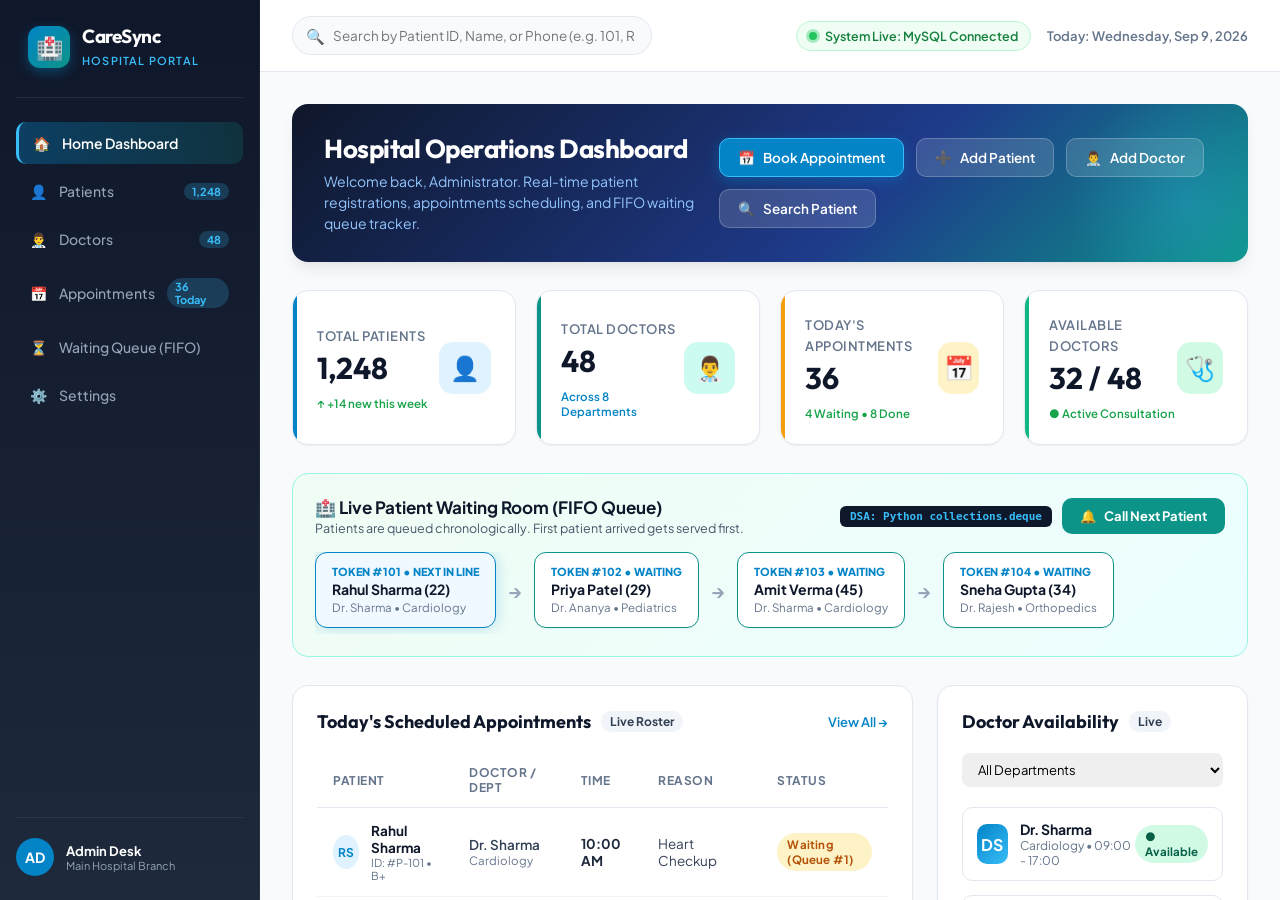
<file: preview_home.html>
<!DOCTYPE html>
<html lang="en">
<head>
    <meta charset="UTF-8">
    <meta name="viewport" content="width=device-width, initial-scale=1.0">
    <title>CareSync Hospital Management System | Dashboard Preview</title>
    <link rel="preconnect" href="https://fonts.googleapis.com">
    <link rel="preconnect" href="https://fonts.gstatic.com" crossorigin>
    <link href="https://fonts.googleapis.com/css2?family=Plus+Jakarta+Sans:wght@400;500;600;700;800&family=Outfit:wght@500;600;700&display=swap" rel="stylesheet">
    <style>
        :root {
            --primary: #0284c7;
            --primary-dark: #0369a1;
            --primary-light: #e0f2fe;
            --teal: #0d9488;
            --teal-light: #ccfbf1;
            --emerald: #10b981;
            --emerald-light: #d1fae5;
            --amber: #f59e0b;
            --amber-light: #fef3c7;
            --rose: #f43f5e;
            --rose-light: #ffe4e6;
            --slate-900: #0f172a;
            --slate-800: #1e293b;
            --slate-700: #334155;
            --slate-600: #475569;
            --slate-500: #64748b;
            --slate-200: #e2e8f0;
            --slate-100: #f1f5f9;
            --slate-50: #f8fafc;
            --white: #ffffff;
            --shadow-sm: 0 1px 2px 0 rgb(0 0 0 / 0.05);
            --shadow-md: 0 4px 6px -1px rgb(0 0 0 / 0.07), 0 2px 4px -2px rgb(0 0 0 / 0.05);
            --shadow-lg: 0 10px 15px -3px rgb(0 0 0 / 0.08), 0 4px 6px -4px rgb(0 0 0 / 0.04);
            --shadow-glow: 0 0 20px rgba(2, 132, 199, 0.15);
            --radius-lg: 16px;
            --radius-md: 10px;
            --radius-full: 9999px;
            --transition: all 0.25s cubic-bezier(0.4, 0, 0.2, 1);
        }

        * {
            margin: 0;
            padding: 0;
            box-sizing: border-box;
            font-family: 'Plus Jakarta Sans', sans-serif;
        }

        body {
            background-color: #f8fafc;
            color: var(--slate-800);
            display: flex;
            min-height: 100vh;
        }

        /* Sidebar */
        aside.sidebar {
            width: 260px;
            background: linear-gradient(180deg, #0f172a 0%, #1e293b 100%);
            color: var(--white);
            padding: 24px 16px;
            display: flex;
            flex-direction: column;
            flex-shrink: 0;
            border-right: 1px solid rgba(255,255,255,0.05);
        }

        .brand {
            display: flex;
            align-items: center;
            gap: 12px;
            padding: 0 12px 28px 12px;
            border-bottom: 1px solid rgba(255,255,255,0.08);
        }

        .brand-icon {
            width: 42px;
            height: 42px;
            border-radius: 12px;
            background: linear-gradient(135deg, #0284c7, #0d9488);
            display: flex;
            align-items: center;
            justify-content: center;
            font-size: 22px;
            box-shadow: 0 4px 12px rgba(2, 132, 199, 0.4);
        }

        .brand-text h2 {
            font-family: 'Outfit', sans-serif;
            font-size: 19px;
            font-weight: 700;
            letter-spacing: -0.5px;
            color: #ffffff;
        }

        .brand-text span {
            font-size: 11px;
            text-transform: uppercase;
            letter-spacing: 1.2px;
            color: #38bdf8;
            font-weight: 600;
        }

        .nav-menu {
            margin-top: 24px;
            list-style: none;
            display: flex;
            flex-direction: column;
            gap: 6px;
            flex-grow: 1;
        }

        .nav-item a {
            display: flex;
            align-items: center;
            gap: 12px;
            padding: 12px 14px;
            border-radius: var(--radius-md);
            color: #94a3b8;
            text-decoration: none;
            font-size: 14px;
            font-weight: 500;
            transition: var(--transition);
        }

        .nav-item a:hover {
            color: #ffffff;
            background: rgba(255,255,255,0.06);
            transform: translateX(3px);
        }

        .nav-item.active a {
            color: #ffffff;
            background: linear-gradient(90deg, rgba(2, 132, 199, 0.35) 0%, rgba(13, 148, 136, 0.2) 100%);
            border-left: 3px solid #38bdf8;
            font-weight: 600;
        }

        .nav-badge {
            margin-left: auto;
            background: rgba(56, 189, 248, 0.2);
            color: #38bdf8;
            padding: 2px 8px;
            border-radius: var(--radius-full);
            font-size: 11px;
            font-weight: 700;
        }

        .sidebar-footer {
            padding-top: 20px;
            border-top: 1px solid rgba(255,255,255,0.08);
            display: flex;
            align-items: center;
            gap: 12px;
        }

        .admin-avatar {
            width: 38px;
            height: 38px;
            border-radius: 50%;
            background: #0284c7;
            display: flex;
            align-items: center;
            justify-content: center;
            font-weight: 700;
            font-size: 14px;
        }

        /* Main Content */
        main.main-content {
            flex-grow: 1;
            display: flex;
            flex-direction: column;
            overflow-y: auto;
            max-height: 100vh;
        }

        /* Top Header */
        header.topbar {
            background: var(--white);
            border-bottom: 1px solid var(--slate-200);
            padding: 16px 32px;
            display: flex;
            align-items: center;
            justify-content: space-between;
            position: sticky;
            top: 0;
            z-index: 20;
        }

        .header-search {
            position: relative;
            width: 360px;
        }

        .header-search input {
            width: 100%;
            padding: 10px 16px 10px 40px;
            background: var(--slate-50);
            border: 1px solid var(--slate-200);
            border-radius: var(--radius-full);
            font-size: 13.5px;
            outline: none;
            transition: var(--transition);
        }

        .header-search input:focus {
            border-color: var(--primary);
            background: var(--white);
            box-shadow: 0 0 0 3px rgba(2, 132, 199, 0.12);
        }

        .search-icon {
            position: absolute;
            left: 14px;
            top: 50%;
            transform: translateY(-50%);
            color: var(--slate-400);
            font-size: 15px;
        }

        .header-actions {
            display: flex;
            align-items: center;
            gap: 16px;
        }

        .btn-live-pulse {
            display: flex;
            align-items: center;
            gap: 8px;
            background: #f0fdf4;
            color: #15803d;
            border: 1px solid #bbf7d0;
            padding: 6px 12px;
            border-radius: var(--radius-full);
            font-size: 12.5px;
            font-weight: 600;
        }

        .pulse-dot {
            width: 8px;
            height: 8px;
            background: #22c55e;
            border-radius: 50%;
            box-shadow: 0 0 0 3px rgba(34, 197, 94, 0.35);
            animation: pulseAnim 2s infinite;
        }

        @keyframes pulseAnim {
            0% { box-shadow: 0 0 0 0 rgba(34, 197, 94, 0.5); }
            70% { box-shadow: 0 0 0 8px rgba(34, 197, 94, 0); }
            100% { box-shadow: 0 0 0 0 rgba(34, 197, 94, 0); }
        }

        /* Dashboard Container */
        .dashboard-body {
            padding: 32px;
            display: flex;
            flex-direction: column;
            gap: 28px;
        }

        /* Welcome Banner & Quick Action Buttons */
        .hero-banner {
            background: linear-gradient(135deg, #0f172a 0%, #1e3a8a 60%, #0d9488 100%);
            border-radius: var(--radius-lg);
            padding: 28px 32px;
            color: var(--white);
            display: flex;
            justify-content: space-between;
            align-items: center;
            box-shadow: var(--shadow-lg);
            position: relative;
            overflow: hidden;
        }

        .hero-banner::after {
            content: '';
            position: absolute;
            right: -60px;
            bottom: -60px;
            width: 240px;
            height: 240px;
            border-radius: 50%;
            background: radial-gradient(circle, rgba(56, 189, 248, 0.25) 0%, rgba(255,255,255,0) 70%);
            pointer-events: none;
        }

        .hero-text h1 {
            font-family: 'Outfit', sans-serif;
            font-size: 26px;
            font-weight: 700;
            letter-spacing: -0.5px;
            margin-bottom: 6px;
        }

        .hero-text p {
            color: #93c5fd;
            font-size: 14px;
            max-width: 520px;
            line-height: 1.5;
        }

        .quick-actions {
            display: flex;
            gap: 12px;
            flex-wrap: wrap;
            z-index: 2;
        }

        .btn-action {
            display: inline-flex;
            align-items: center;
            gap: 8px;
            background: rgba(255,255,255,0.14);
            border: 1px solid rgba(255,255,255,0.22);
            backdrop-filter: blur(8px);
            color: var(--white);
            padding: 10px 18px;
            border-radius: var(--radius-md);
            font-size: 13.5px;
            font-weight: 600;
            text-decoration: none;
            cursor: pointer;
            transition: var(--transition);
        }

        .btn-action:hover {
            background: var(--white);
            color: var(--slate-900);
            transform: translateY(-2px);
            box-shadow: 0 4px 14px rgba(0,0,0,0.2);
        }

        .btn-action.btn-primary-action {
            background: #0284c7;
            border-color: #38bdf8;
            box-shadow: 0 4px 14px rgba(2, 132, 199, 0.4);
        }

        .btn-action.btn-primary-action:hover {
            background: #0369a1;
            color: var(--white);
        }

        /* Stat Cards Grid */
        .stats-grid {
            display: grid;
            grid-template-columns: repeat(4, 1fr);
            gap: 20px;
        }

        .stat-card {
            background: var(--white);
            border-radius: var(--radius-lg);
            padding: 22px 24px;
            border: 1px solid var(--slate-200);
            box-shadow: var(--shadow-sm);
            display: flex;
            align-items: center;
            justify-content: space-between;
            transition: var(--transition);
            position: relative;
            overflow: hidden;
        }

        .stat-card:hover {
            transform: translateY(-3px);
            box-shadow: var(--shadow-lg);
            border-color: #cbd5e1;
        }

        .stat-card::before {
            content: '';
            position: absolute;
            left: 0;
            top: 0;
            bottom: 0;
            width: 4px;
        }

        .stat-card.blue::before { background: var(--primary); }
        .stat-card.teal::before { background: var(--teal); }
        .stat-card.amber::before { background: var(--amber); }
        .stat-card.emerald::before { background: var(--emerald); }

        .stat-info span {
            font-size: 13px;
            font-weight: 600;
            color: var(--slate-500);
            text-transform: uppercase;
            letter-spacing: 0.5px;
        }

        .stat-info h3 {
            font-family: 'Outfit', sans-serif;
            font-size: 30px;
            font-weight: 700;
            color: var(--slate-900);
            margin: 4px 0;
        }

        .stat-badge {
            font-size: 11.5px;
            font-weight: 600;
            display: inline-flex;
            align-items: center;
            gap: 4px;
        }

        .stat-badge.green { color: #16a34a; }
        .stat-badge.blue { color: #0284c7; }

        .stat-icon {
            width: 52px;
            height: 52px;
            border-radius: 14px;
            display: flex;
            align-items: center;
            justify-content: center;
            font-size: 24px;
        }

        .stat-card.blue .stat-icon { background: var(--primary-light); color: var(--primary); }
        .stat-card.teal .stat-icon { background: var(--teal-light); color: var(--teal); }
        .stat-card.amber .stat-icon { background: var(--amber-light); color: var(--amber); }
        .stat-card.emerald .stat-icon { background: var(--emerald-light); color: var(--emerald); }

        /* Two-Column Section */
        .dashboard-content-grid {
            display: grid;
            grid-template-columns: 2fr 1fr;
            gap: 24px;
        }

        .card {
            background: var(--white);
            border-radius: var(--radius-lg);
            border: 1px solid var(--slate-200);
            box-shadow: var(--shadow-sm);
            padding: 24px;
            display: flex;
            flex-direction: column;
            gap: 20px;
        }

        .card-header {
            display: flex;
            align-items: center;
            justify-content: space-between;
        }

        .card-title {
            display: flex;
            align-items: center;
            gap: 10px;
        }

        .card-title h3 {
            font-family: 'Outfit', sans-serif;
            font-size: 18px;
            font-weight: 700;
            color: var(--slate-900);
        }

        .card-title .badge {
            background: var(--slate-100);
            color: var(--slate-700);
            font-size: 12px;
            font-weight: 700;
            padding: 3px 9px;
            border-radius: var(--radius-full);
        }

        /* Waiting Queue Visual Banner (DSA Section) */
        .queue-container {
            background: linear-gradient(135deg, #f0fdf4 0%, #ecfeff 100%);
            border: 1px solid #99f6e4;
            border-radius: var(--radius-lg);
            padding: 22px;
            display: flex;
            flex-direction: column;
            gap: 16px;
        }

        .queue-header {
            display: flex;
            justify-content: space-between;
            align-items: center;
        }

        .dsa-tag {
            background: #0f172a;
            color: #38bdf8;
            font-family: monospace;
            font-size: 11px;
            padding: 4px 10px;
            border-radius: 6px;
            font-weight: 700;
        }

        .queue-flow {
            display: flex;
            align-items: center;
            gap: 12px;
            overflow-x: auto;
            padding-bottom: 6px;
        }

        .queue-token {
            background: var(--white);
            border: 1.5px solid #0d9488;
            border-radius: 12px;
            padding: 12px 16px;
            min-width: 140px;
            box-shadow: var(--shadow-sm);
            position: relative;
            transition: var(--transition);
        }

        .queue-token.current-serving {
            border-color: #0284c7;
            background: #f0f9ff;
            box-shadow: 0 0 16px rgba(2, 132, 199, 0.25);
        }

        .token-num {
            font-size: 11px;
            font-weight: 800;
            color: #0284c7;
            text-transform: uppercase;
        }

        .token-patient {
            font-size: 14px;
            font-weight: 700;
            color: var(--slate-900);
            margin-top: 2px;
        }

        .token-doctor {
            font-size: 11.5px;
            color: var(--slate-500);
            margin-top: 2px;
        }

        .queue-arrow {
            color: #94a3b8;
            font-size: 18px;
            font-weight: bold;
        }

        .btn-call-next {
            background: #0d9488;
            color: var(--white);
            border: none;
            padding: 10px 18px;
            border-radius: var(--radius-md);
            font-weight: 700;
            font-size: 13px;
            cursor: pointer;
            display: inline-flex;
            align-items: center;
            gap: 8px;
            transition: var(--transition);
        }

        .btn-call-next:hover {
            background: #0f766e;
            transform: scale(1.02);
        }

        /* Appointment Table */
        .table-responsive {
            overflow-x: auto;
        }

        table.data-table {
            width: 100%;
            border-collapse: collapse;
            text-align: left;
        }

        table.data-table th {
            padding: 12px 16px;
            font-size: 12px;
            font-weight: 700;
            color: var(--slate-500);
            text-transform: uppercase;
            letter-spacing: 0.5px;
            border-bottom: 1px solid var(--slate-200);
        }

        table.data-table td {
            padding: 14px 16px;
            font-size: 13.5px;
            border-bottom: 1px solid var(--slate-100);
            color: var(--slate-700);
            vertical-align: middle;
        }

        table.data-table tr:hover {
            background-color: var(--slate-50);
        }

        .patient-cell {
            display: flex;
            align-items: center;
            gap: 12px;
        }

        .patient-avatar-sm {
            width: 34px;
            height: 34px;
            border-radius: 50%;
            background: var(--primary-light);
            color: var(--primary);
            font-weight: 700;
            font-size: 12px;
            display: flex;
            align-items: center;
            justify-content: center;
        }

        .badge-status {
            display: inline-flex;
            align-items: center;
            padding: 4px 10px;
            border-radius: var(--radius-full);
            font-size: 11.5px;
            font-weight: 700;
            letter-spacing: 0.2px;
        }

        .badge-status.confirmed { background: var(--emerald-light); color: #047857; }
        .badge-status.waiting { background: var(--amber-light); color: #b45309; }
        .badge-status.cancelled { background: var(--rose-light); color: #be123c; }

        /* Slot Booking Preview Card */
        .slot-preview-box {
            background: #f8fafc;
            border: 1px dashed var(--slate-300);
            border-radius: var(--radius-md);
            padding: 16px;
        }

        .slot-grid {
            display: grid;
            grid-template-columns: repeat(2, 1fr);
            gap: 8px;
            margin-top: 10px;
        }

        .slot-item {
            padding: 8px 12px;
            border-radius: 8px;
            font-size: 12.5px;
            font-weight: 600;
            display: flex;
            align-items: center;
            justify-content: space-between;
        }

        .slot-item.booked {
            background: #fee2e2;
            color: #991b1b;
            border: 1px solid #fecaca;
        }

        .slot-item.available {
            background: #dcfce7;
            color: #166534;
            border: 1px solid #bbf7d0;
            cursor: pointer;
        }

        .slot-item.available:hover {
            background: #bbf7d0;
        }

        /* Doctor Availability List */
        .doctor-list {
            display: flex;
            flex-direction: column;
            gap: 14px;
        }

        .doctor-card {
            display: flex;
            align-items: center;
            justify-content: space-between;
            padding: 12px 14px;
            border: 1px solid var(--slate-200);
            border-radius: var(--radius-md);
            transition: var(--transition);
        }

        .doctor-card:hover {
            border-color: var(--primary);
            background: #f0f9ff;
        }

        .doctor-meta {
            display: flex;
            align-items: center;
            gap: 12px;
        }

        .doc-avatar {
            width: 40px;
            height: 40px;
            border-radius: 10px;
            background: linear-gradient(135deg, #0284c7, #38bdf8);
            color: white;
            display: flex;
            align-items: center;
            justify-content: center;
            font-weight: 700;
        }

        .doc-info h4 {
            font-size: 14px;
            color: var(--slate-900);
            font-weight: 700;
        }

        .doc-info p {
            font-size: 12px;
            color: var(--slate-500);
        }

        .status-pill {
            display: flex;
            align-items: center;
            gap: 6px;
            font-size: 11.5px;
            font-weight: 700;
            padding: 4px 10px;
            border-radius: var(--radius-full);
        }

        .status-pill.available {
            background: var(--emerald-light);
            color: #065f46;
        }

        .status-pill.busy {
            background: var(--amber-light);
            color: #92400e;
        }

        /* Modal preview */
        .preview-footer-note {
            background: #eff6ff;
            border: 1px solid #bfdbfe;
            border-radius: var(--radius-md);
            padding: 14px 18px;
            color: #1e40af;
            font-size: 13px;
            display: flex;
            align-items: center;
            justify-content: space-between;
        }
    </style>
</head>
<body>

    <!-- Sidebar Navigation -->
    <aside class="sidebar">
        <div class="brand">
            <div class="brand-icon">🏥</div>
            <div class="brand-text">
                <h2>CareSync</h2>
                <span>Hospital Portal</span>
            </div>
        </div>

        <ul class="nav-menu">
            <li class="nav-item active">
                <a href="#dashboard">
                    <span>🏠</span> Home Dashboard
                </a>
            </li>
            <li class="nav-item">
                <a href="#patients">
                    <span>👤</span> Patients
                    <span class="nav-badge">1,248</span>
                </a>
            </li>
            <li class="nav-item">
                <a href="#doctors">
                    <span>👨‍⚕️</span> Doctors
                    <span class="nav-badge">48</span>
                </a>
            </li>
            <li class="nav-item">
                <a href="#appointments">
                    <span>📅</span> Appointments
                    <span class="nav-badge">36 Today</span>
                </a>
            </li>
            <li class="nav-item">
                <a href="#waiting-queue">
                    <span>⏳</span> Waiting Queue (FIFO)
                </a>
            </li>
            <li class="nav-item">
                <a href="#settings">
                    <span>⚙️</span> Settings
                </a>
            </li>
        </ul>

        <div class="sidebar-footer">
            <div class="admin-avatar">AD</div>
            <div>
                <div style="font-size: 13px; font-weight: 700;">Admin Desk</div>
                <div style="font-size: 11px; color: #94a3b8;">Main Hospital Branch</div>
            </div>
        </div>
    </aside>

    <!-- Main Content Area -->
    <main class="main-content">
        <!-- Top Bar -->
        <header class="topbar">
            <div class="header-search">
                <span class="search-icon">🔍</span>
                <input type="text" placeholder="Search by Patient ID, Name, or Phone (e.g. 101, Rahul)...">
            </div>

            <div class="header-actions">
                <div class="btn-live-pulse">
                    <span class="pulse-dot"></span>
                    <span>System Live: MySQL Connected</span>
                </div>
                <div style="font-size: 13px; color: var(--slate-500); font-weight: 600;">
                    Today: <span id="currentDate">Wednesday, Sep 9, 2026</span>
                </div>
            </div>
        </header>

        <!-- Dashboard Body -->
        <div class="dashboard-body">

            <!-- Hero Banner & Quick Actions -->
            <section class="hero-banner">
                <div class="hero-text">
                    <h1>Hospital Operations Dashboard</h1>
                    <p>Welcome back, Administrator. Real-time patient registrations, appointments scheduling, and FIFO waiting queue tracker.</p>
                </div>
                <div class="quick-actions">
                    <button class="btn-action btn-primary-action" onclick="alert('Quick Action: Open Book Appointment Modal')">
                        <span>📅</span> Book Appointment
                    </button>
                    <button class="btn-action" onclick="alert('Quick Action: Open Add Patient Modal')">
                        <span>➕</span> Add Patient
                    </button>
                    <button class="btn-action" onclick="alert('Quick Action: Open Add Doctor Modal')">
                        <span>👨‍⚕️</span> Add Doctor
                    </button>
                    <button class="btn-action" onclick="alert('Quick Action: Instant Patient Search')">
                        <span>🔍</span> Search Patient
                    </button>
                </div>
            </section>

            <!-- 4 Core Metric Stat Cards -->
            <section class="stats-grid">
                <div class="stat-card blue">
                    <div class="stat-info">
                        <span>Total Patients</span>
                        <h3>1,248</h3>
                        <div class="stat-badge green">↑ +14 new this week</div>
                    </div>
                    <div class="stat-icon">👤</div>
                </div>

                <div class="stat-card teal">
                    <div class="stat-info">
                        <span>Total Doctors</span>
                        <h3>48</h3>
                        <div class="stat-badge blue">Across 8 Departments</div>
                    </div>
                    <div class="stat-icon">👨‍⚕️</div>
                </div>

                <div class="stat-card amber">
                    <div class="stat-info">
                        <span>Today's Appointments</span>
                        <h3>36</h3>
                        <div class="stat-badge green">4 Waiting &bull; 8 Done</div>
                    </div>
                    <div class="stat-icon">📅</div>
                </div>

                <div class="stat-card emerald">
                    <div class="stat-info">
                        <span>Available Doctors</span>
                        <h3>32 / 48</h3>
                        <div class="stat-badge green">● Active Consultation</div>
                    </div>
                    <div class="stat-icon">🩺</div>
                </div>
            </section>

            <!-- Live Waiting Queue (FIFO Data Structure Demonstration) -->
            <section class="queue-container">
                <div class="queue-header">
                    <div>
                        <h3 style="color: #0f172a; font-size: 17px; font-weight: 700;">
                            🏥 Live Patient Waiting Room (FIFO Queue)
                        </h3>
                        <p style="font-size: 12.5px; color: #475569; margin-top: 2px;">
                            Patients are queued chronologically. First patient arrived gets served first.
                        </p>
                    </div>
                    <div style="display: flex; align-items: center; gap: 10px;">
                        <span class="dsa-tag">DSA: Python collections.deque</span>
                        <button class="btn-call-next" onclick="callNextPatient()">
                            <span>🔔</span> Call Next Patient
                        </button>
                    </div>
                </div>

                <div class="queue-flow" id="queueFlowContainer">
                    <div class="queue-token current-serving">
                        <div class="token-num">Token #101 &bull; Next In Line</div>
                        <div class="token-patient">Rahul Sharma (22)</div>
                        <div class="token-doctor">Dr. Sharma &bull; Cardiology</div>
                    </div>

                    <div class="queue-arrow">&rarr;</div>

                    <div class="queue-token">
                        <div class="token-num">Token #102 &bull; Waiting</div>
                        <div class="token-patient">Priya Patel (29)</div>
                        <div class="token-doctor">Dr. Ananya &bull; Pediatrics</div>
                    </div>

                    <div class="queue-arrow">&rarr;</div>

                    <div class="queue-token">
                        <div class="token-num">Token #103 &bull; Waiting</div>
                        <div class="token-patient">Amit Verma (45)</div>
                        <div class="token-doctor">Dr. Sharma &bull; Cardiology</div>
                    </div>

                    <div class="queue-arrow">&rarr;</div>

                    <div class="queue-token">
                        <div class="token-num">Token #104 &bull; Waiting</div>
                        <div class="token-patient">Sneha Gupta (34)</div>
                        <div class="token-doctor">Dr. Rajesh &bull; Orthopedics</div>
                    </div>
                </div>
            </section>

            <!-- Dashboard Content Grid (Appointments & Availability) -->
            <div class="dashboard-content-grid">
                
                <!-- Left: Today's Appointments -->
                <div class="card">
                    <div class="card-header">
                        <div class="card-title">
                            <h3>Today's Scheduled Appointments</h3>
                            <span class="badge">Live Roster</span>
                        </div>
                        <a href="#view-all" style="font-size: 13px; color: var(--primary); text-decoration: none; font-weight: 600;">View All &rarr;</a>
                    </div>

                    <div class="table-responsive">
                        <table class="data-table">
                            <thead>
                                <tr>
                                    <th>Patient</th>
                                    <th>Doctor / Dept</th>
                                    <th>Time</th>
                                    <th>Reason</th>
                                    <th>Status</th>
                                </tr>
                            </thead>
                            <tbody>
                                <tr>
                                    <td>
                                        <div class="patient-cell">
                                            <div class="patient-avatar-sm">RS</div>
                                            <div>
                                                <div style="font-weight: 700; color: var(--slate-900);">Rahul Sharma</div>
                                                <div style="font-size: 11px; color: var(--slate-500);">ID: #P-101 &bull; B+</div>
                                            </div>
                                        </div>
                                    </td>
                                    <td>
                                        <div style="font-weight: 600;">Dr. Sharma</div>
                                        <div style="font-size: 11.5px; color: var(--slate-500);">Cardiology</div>
                                    </td>
                                    <td style="font-weight: 700; color: var(--slate-800);">10:00 AM</td>
                                    <td>Heart Checkup</td>
                                    <td><span class="badge-status waiting">Waiting (Queue #1)</span></td>
                                </tr>
                                <tr>
                                    <td>
                                        <div class="patient-cell">
                                            <div class="patient-avatar-sm" style="background:#e0f2fe; color:#0369a1;">PP</div>
                                            <div>
                                                <div style="font-weight: 700; color: var(--slate-900);">Priya Patel</div>
                                                <div style="font-size: 11px; color: var(--slate-500);">ID: #P-102 &bull; O+</div>
                                            </div>
                                        </div>
                                    </td>
                                    <td>
                                        <div style="font-weight: 600;">Dr. Ananya Rao</div>
                                        <div style="font-size: 11.5px; color: var(--slate-500);">Pediatrics</div>
                                    </td>
                                    <td style="font-weight: 700; color: var(--slate-800);">10:30 AM</td>
                                    <td>Child Vaccination</td>
                                    <td><span class="badge-status confirmed">Confirmed</span></td>
                                </tr>
                                <tr>
                                    <td>
                                        <div class="patient-cell">
                                            <div class="patient-avatar-sm" style="background:#fef3c7; color:#b45309;">AV</div>
                                            <div>
                                                <div style="font-weight: 700; color: var(--slate-900);">Amit Verma</div>
                                                <div style="font-size: 11px; color: var(--slate-500);">ID: #P-103 &bull; A+</div>
                                            </div>
                                        </div>
                                    </td>
                                    <td>
                                        <div style="font-weight: 600;">Dr. Rajesh Mehta</div>
                                        <div style="font-size: 11.5px; color: var(--slate-500);">Orthopedics</div>
                                    </td>
                                    <td style="font-weight: 700; color: var(--slate-800);">11:00 AM</td>
                                    <td>Joint Pain Follow-up</td>
                                    <td><span class="badge-status confirmed">Confirmed</span></td>
                                </tr>
                            </tbody>
                        </table>
                    </div>

                    <!-- Double-Booking Prevention Logic Live Indicator -->
                    <div class="slot-preview-box">
                        <div style="display: flex; justify-content: space-between; align-items: center;">
                            <span style="font-size: 12px; font-weight: 700; color: var(--slate-700); text-transform: uppercase;">
                                ⭐ Smart Conflict & Double-Booking Prevention Preview
                            </span>
                            <span style="font-size: 11px; color: var(--slate-500);">Doctor: Dr. Sharma</span>
                        </div>
                        <div class="slot-grid">
                            <div class="slot-item booked">10:00 AM &bull; Booked ❌ (Locked)</div>
                            <div class="slot-item available" onclick="alert('Slot 10:30 AM is Available! You can book this.')">10:30 AM &bull; Available ✅ (Click)</div>
                            <div class="slot-item booked">11:00 AM &bull; Booked ❌ (Locked)</div>
                            <div class="slot-item available" onclick="alert('Slot 11:30 AM is Available! You can book this.')">11:30 AM &bull; Available ✅ (Click)</div>
                        </div>
                    </div>
                </div>

                <!-- Right: Doctor Availability & Departments -->
                <div class="card">
                    <div class="card-header">
                        <div class="card-title">
                            <h3>Doctor Availability</h3>
                            <span class="badge">Live</span>
                        </div>
                    </div>

                    <div style="display: flex; gap: 8px;">
                        <select style="width: 100%; padding: 8px 12px; border-radius: 8px; border: 1px solid var(--slate-300); font-size: 13px;">
                            <option>All Departments</option>
                            <option>Cardiology</option>
                            <option>Pediatrics</option>
                            <option>Orthopedics</option>
                            <option>Neurology</option>
                        </select>
                    </div>

                    <div class="doctor-list">
                        <div class="doctor-card">
                            <div class="doctor-meta">
                                <div class="doc-avatar">DS</div>
                                <div class="doc-info">
                                    <h4>Dr. Sharma</h4>
                                    <p>Cardiology &bull; 09:00 - 17:00</p>
                                </div>
                            </div>
                            <span class="status-pill available">● Available</span>
                        </div>

                        <div class="doctor-card">
                            <div class="doctor-meta">
                                <div class="doc-avatar" style="background: linear-gradient(135deg, #0d9488, #14b8a6);">DA</div>
                                <div class="doc-info">
                                    <h4>Dr. Ananya Rao</h4>
                                    <p>Pediatrics &bull; 10:00 - 18:00</p>
                                </div>
                            </div>
                            <span class="status-pill busy">⏳ In Consult</span>
                        </div>

                        <div class="doctor-card">
                            <div class="doctor-meta">
                                <div class="doc-avatar" style="background: linear-gradient(135deg, #4f46e5, #818cf8);">DR</div>
                                <div class="doc-info">
                                    <h4>Dr. Rajesh Mehta</h4>
                                    <p>Orthopedics &bull; 09:00 - 15:00</p>
                                </div>
                            </div>
                            <span class="status-pill available">● Available</span>
                        </div>
                    </div>

                    <div style="padding-top: 14px; border-top: 1px solid var(--slate-100);">
                        <div style="font-size: 12.5px; font-weight: 700; margin-bottom: 8px; color: var(--slate-800);">
                            Recent Registrations
                        </div>
                        <ul style="list-style: none; display: flex; flex-direction: column; gap: 8px; font-size: 12px; color: var(--slate-600);">
                            <li>&bull; <strong>Sneha Gupta</strong> (ID: #104) &bull; 15 mins ago</li>
                            <li>&bull; <strong>Amit Verma</strong> (ID: #103) &bull; 40 mins ago</li>
                        </ul>
                    </div>
                </div>

            </div>

            <!-- Preview Footer Notification -->
            <div class="preview-footer-note">
                <div>
                    <strong>Preview Mode Active:</strong> This represents the frontend layout and styling of your Home Dashboard. All buttons, tables, FIFO waiting room, and double-booking slot selectors are designed for complete Python/Flask & MySQL integration.
                </div>
            </div>

        </div>
    </main>

    <script>
        function callNextPatient() {
            const container = document.getElementById('queueFlowContainer');
            const firstToken = container.querySelector('.queue-token');
            if (firstToken) {
                const name = firstToken.querySelector('.token-patient').innerText;
                alert('Serving Patient: ' + name + '\nQueue updated via FIFO dequeue() logic!');
            }
        }
    </script>
</body>
</html>
</file>
